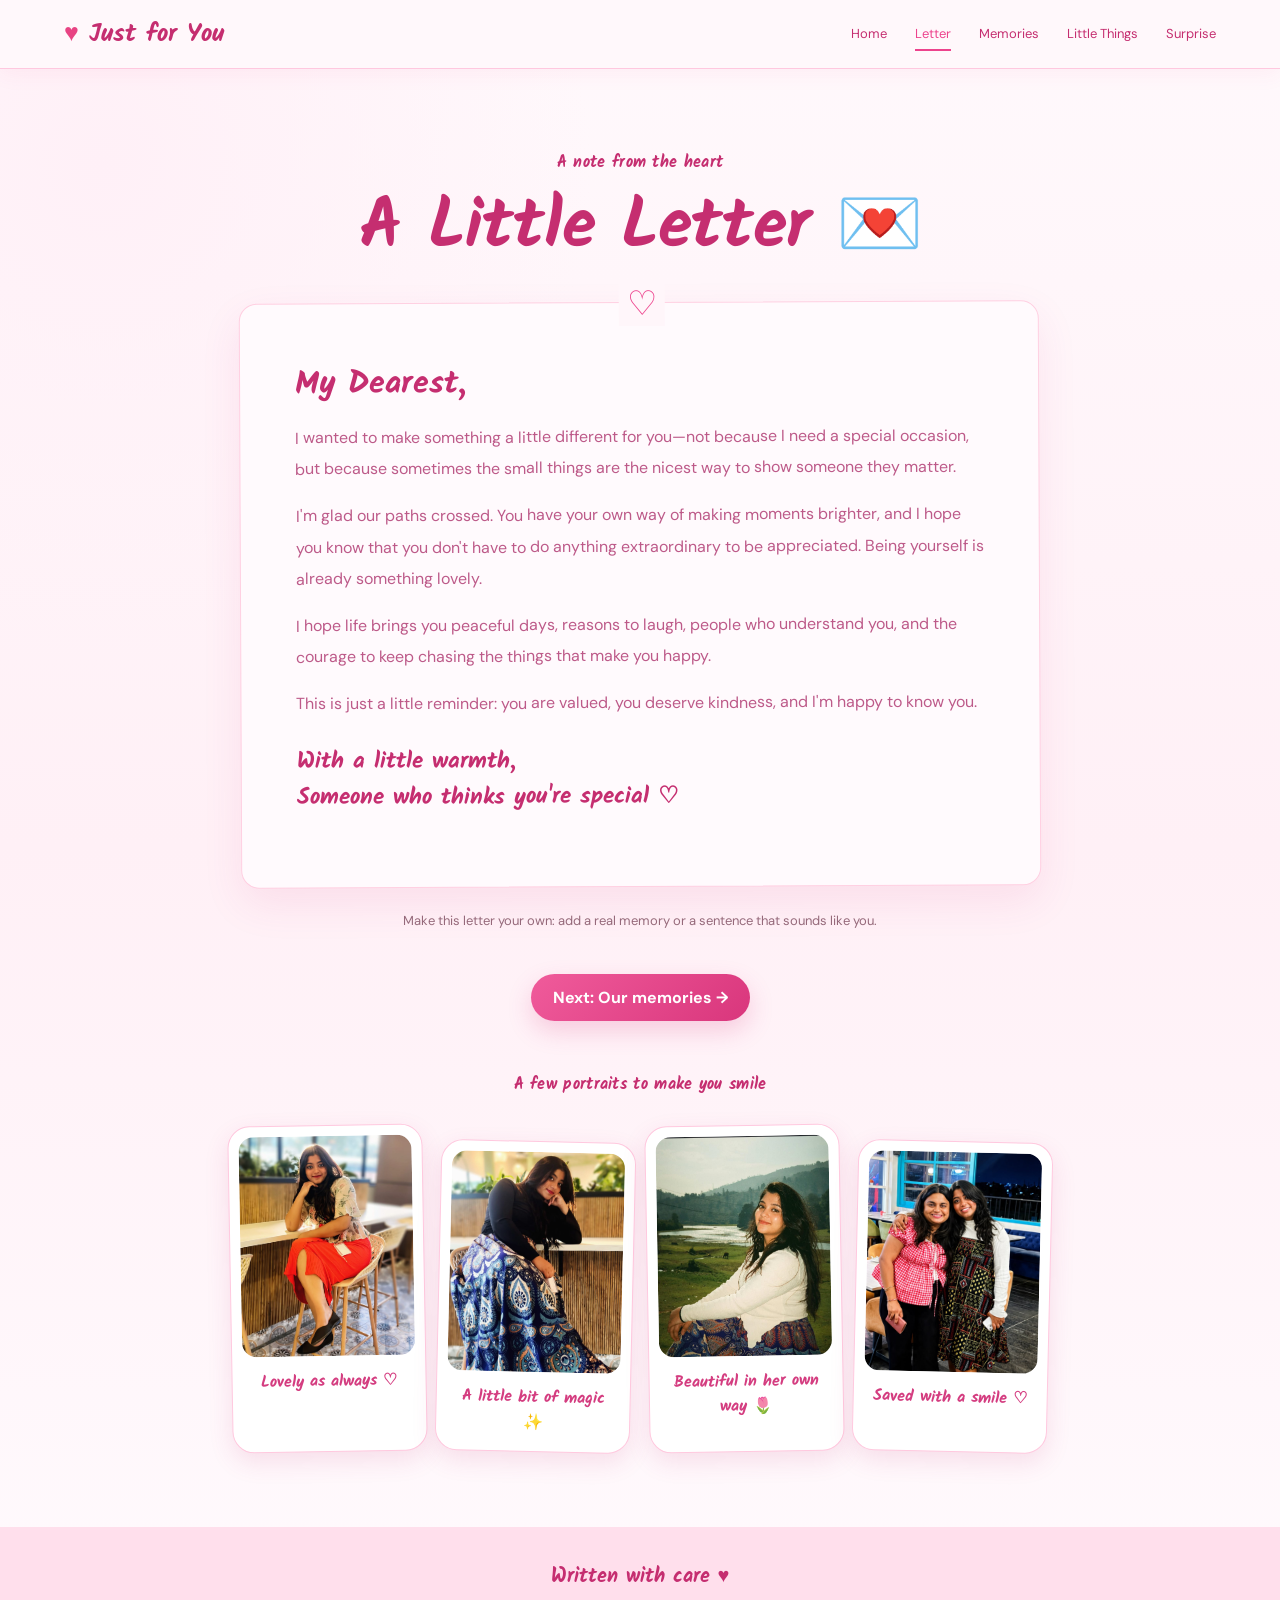
<file: letter.html>
<!DOCTYPE html>
<html lang="en"><head><meta charset="UTF-8"><meta name="viewport" content="width=device-width, initial-scale=1"><title>A Little Letter ♡</title><link rel="stylesheet" href="style.css"></head>
<body>
<header class="topbar"><a class="brand" href="index.html">♥ Just for You</a><nav><a href="index.html">Home</a><a class="active" href="letter.html">Letter</a><a href="memories.html">Memories</a><a href="reasons.html">Little Things</a><a href="surprise.html">Surprise</a></nav></header>
<main class="page">
<p class="eyebrow">A note from the heart</p><h1>A Little Letter <span>💌</span></h1>
<article class="paper">
<h2>My Dearest,</h2>
<p>I wanted to make something a little different for you—not because I need a special occasion, but because sometimes the small things are the nicest way to show someone they matter.</p>
<p>I'm glad our paths crossed. You have your own way of making moments brighter, and I hope you know that you don't have to do anything extraordinary to be appreciated. Being yourself is already something lovely.</p>
<p>I hope life brings you peaceful days, reasons to laugh, people who understand you, and the courage to keep chasing the things that make you happy.</p>
<p>This is just a little reminder: you are valued, you deserve kindness, and I'm happy to know you.</p>
<p class="signature">With a little warmth,<br>Someone who thinks you're special ♡</p>
</article>
<p class="tip">Make this letter your own: add a real memory or a sentence that sounds like you.</p>
<a class="button" href="memories.html">Next: Our memories →</a>

<section class="portrait-section compact-portraits">
  <p class="eyebrow">A few portraits to make you smile</p>
  <div class="portrait-grid">
    <figure class="portrait-card"><img src="images/portrait1.jpeg" alt="Her portrait" onerror="this.onerror=null;this.src='https://placehold.co/600x780/ffe0eb/c04b78?text=Add+portrait1.jpeg'"><figcaption>Lovely as always ♡</figcaption></figure>
    <figure class="portrait-card"><img src="images/portrait2.jpeg" alt="Her portrait" onerror="this.onerror=null;this.src='https://placehold.co/600x780/ffd5e5/c04b78?text=Add+portrait2.jpeg'"><figcaption>A little bit of magic ✨</figcaption></figure>
    <figure class="portrait-card"><img src="images/portrait3.jpeg" alt="Her portrait" onerror="this.onerror=null;this.src='https://placehold.co/600x780/ffe8ef/c04b78?text=Add+portrait3.jpeg'"><figcaption>Beautiful in her own way 🌷</figcaption></figure>
    <figure class="portrait-card"><img src="images/portrait4.jpeg" alt="Her portrait" onerror="this.onerror=null;this.src='https://placehold.co/600x780/ffdae6/c04b78?text=Add+portrait4.jpeg'"><figcaption>Saved with a smile ♡</figcaption></figure>
  </div>
</section>
</main><footer>Written with care ♥</footer></body></html>
</file>
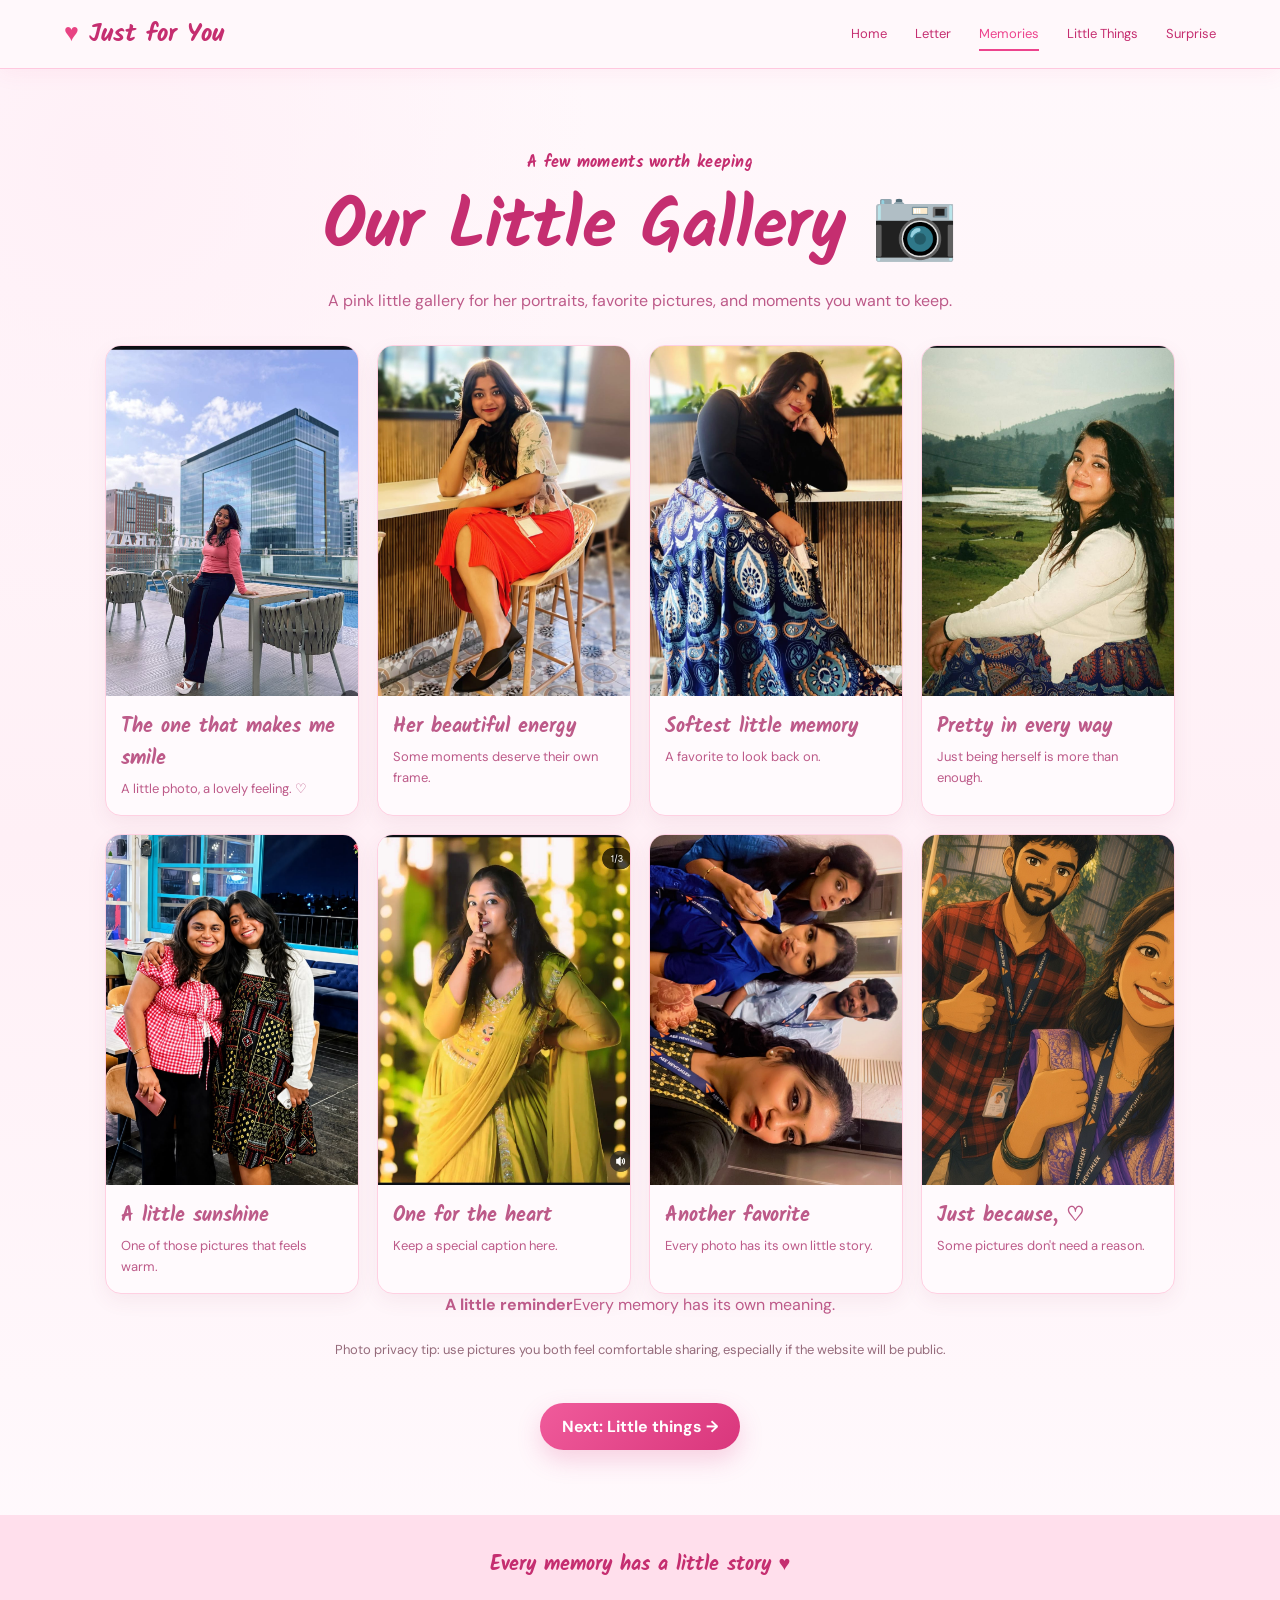
<file: memories.html>
<!DOCTYPE html>
<html lang="en"><head><meta charset="UTF-8"><meta name="viewport" content="width=device-width, initial-scale=1"><title>Memories ♡</title><link rel="stylesheet" href="style.css"></head>
<body>
<header class="topbar"><a class="brand" href="index.html">♥ Just for You</a><nav><a href="index.html">Home</a><a href="letter.html">Letter</a><a class="active" href="memories.html">Memories</a><a href="reasons.html">Little Things</a><a href="surprise.html">Surprise</a></nav></header>
<main class="page wide">
<p class="eyebrow">A few moments worth keeping</p><h1>Our Little Gallery <span>📷</span></h1><p class="lead">A pink little gallery for her portraits, favorite pictures, and moments you want to keep.</p>
<div class="photo-grid portrait-gallery">
<figure><img src="images/heroine.jpeg" alt="Her favorite portrait" onerror="this.onerror=null;this.src='https://placehold.co/700x900/ffdce5/8a3654?text=Add+images%2Fheroine.jpeg'"><figcaption><strong>The one that makes me smile</strong><span>A little photo, a lovely feeling. ♡</span></figcaption></figure>
<figure><img src="images/portrait1.jpeg" alt="Portrait one" onerror="this.onerror=null;this.src='https://placehold.co/700x900/ffe8ef/8a3654?text=images%2Fportrait1.jpeg'"><figcaption><strong>Her beautiful energy</strong><span>Some moments deserve their own frame.</span></figcaption></figure>
<figure><img src="images/portrait2.jpeg" alt="Portrait two" onerror="this.onerror=null;this.src='https://placehold.co/700x900/ffd9e6/8a3654?text=images%2Fportrait2.jpeg'"><figcaption><strong>Softest little memory</strong><span>A favorite to look back on.</span></figcaption></figure>
<figure><img src="images/portrait3.jpeg" alt="Portrait three" onerror="this.onerror=null;this.src='https://placehold.co/700x900/ffe6ed/8a3654?text=images%2Fportrait3.jpeg'"><figcaption><strong>Pretty in every way</strong><span>Just being herself is more than enough.</span></figcaption></figure>
<figure><img src="images/portrait4.jpeg" alt="Portrait four" onerror="this.onerror=null;this.src='https://placehold.co/700x900/ffdfeb/8a3654?text=images%2Fportrait4.jpeg'"><figcaption><strong>A little sunshine</strong><span>One of those pictures that feels warm.</span></figcaption></figure>
<figure><img src="images/portrait5.jpeg" alt="Portrait five" onerror="this.onerror=null;this.src='https://placehold.co/700x900/ffe8ef/8a3654?text=images%2Fportrait5.jpeg'"><figcaption><strong>One for the heart</strong><span>Keep a special caption here.</span></figcaption></figure>
<figure><img src="images/portrait6.jpeg" alt="Portrait six" onerror="this.onerror=null;this.src='https://placehold.co/700x900/ffdce5/8a3654?text=images%2Fportrait6.jpeg'"><figcaption><strong>Another favorite</strong><span>Every photo has its own little story.</span></figcaption></figure>
<figure><img src="images/portrait7.jpeg" alt="Portrait seven" onerror="this.onerror=null;this.src='https://placehold.co/700x900/ffe0eb/8a3654?text=images%2Fportrait7.jpeg'"><figcaption><strong>Just because, ♡</strong><span>Some pictures don't need a reason.</span></figcaption></figure>
</div><figcaption><strong>A little reminder</strong><span>Every memory has its own meaning.</span></figcaption></figure>
</div>
<p class="tip">Photo privacy tip: use pictures you both feel comfortable sharing, especially if the website will be public.</p><a class="button" href="reasons.html">Next: Little things →</a>
</main><footer>Every memory has a little story ♥</footer></body></html>
</file>
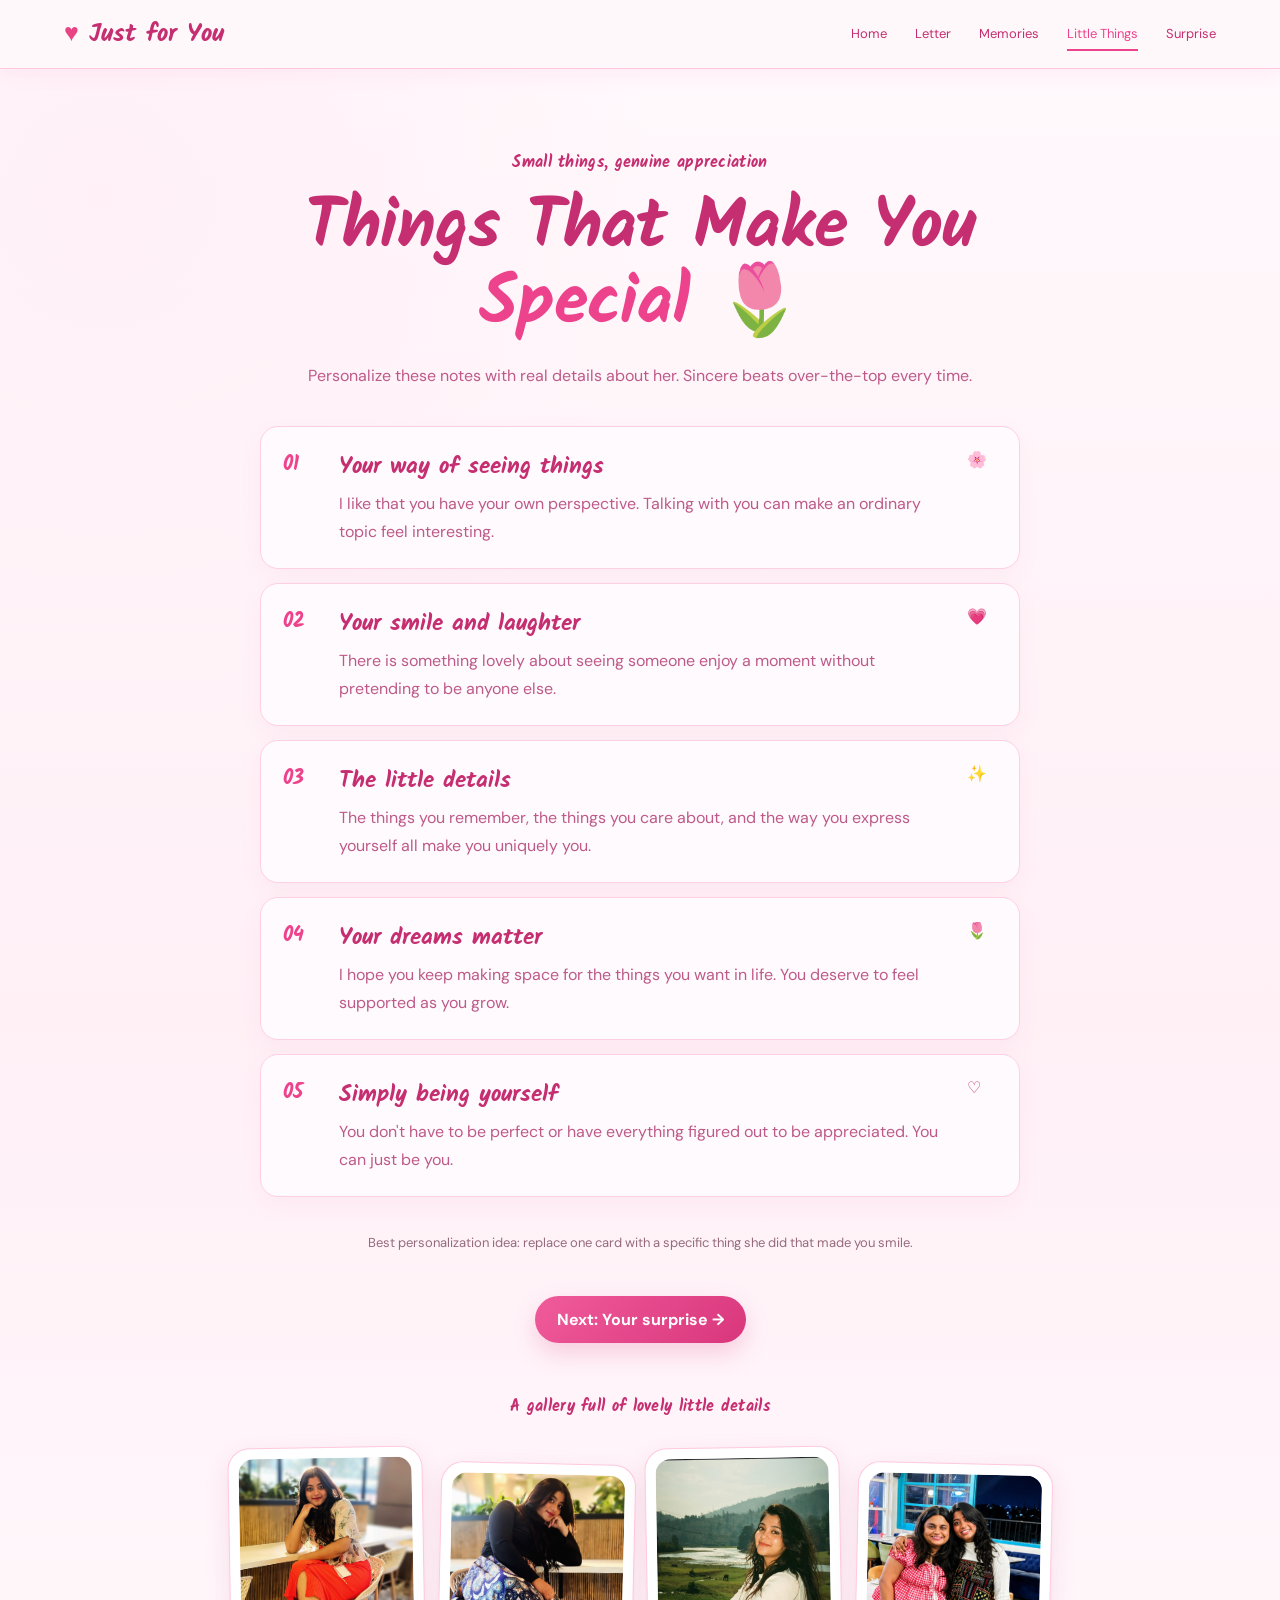
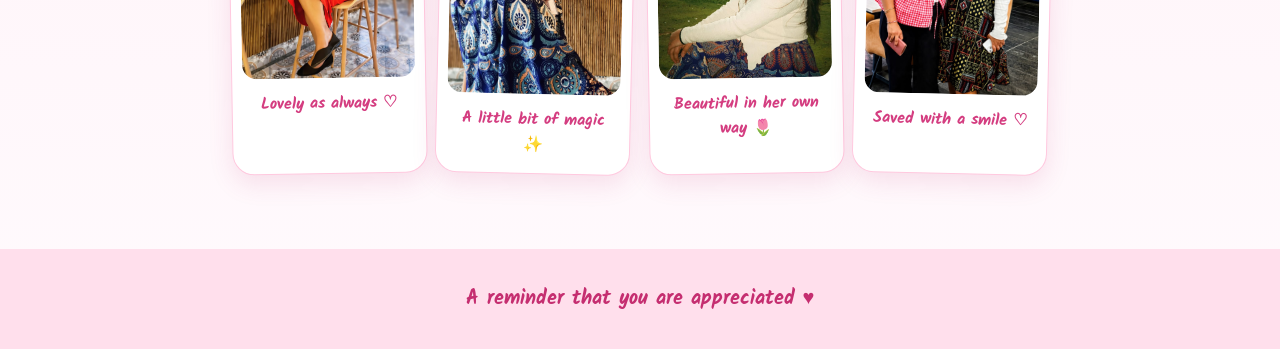
<file: reasons.html>
<!DOCTYPE html>
<html lang="en"><head><meta charset="UTF-8"><meta name="viewport" content="width=device-width, initial-scale=1"><title>Little Things ♡</title><link rel="stylesheet" href="style.css"></head>
<body>
<header class="topbar"><a class="brand" href="index.html">♥ Just for You</a><nav><a href="index.html">Home</a><a href="letter.html">Letter</a><a href="memories.html">Memories</a><a class="active" href="reasons.html">Little Things</a><a href="surprise.html">Surprise</a></nav></header>
<main class="page">
<p class="eyebrow">Small things, genuine appreciation</p><h1>Things That Make You <span>Special</span> 🌷</h1><p class="lead">Personalize these notes with real details about her. Sincere beats over-the-top every time.</p>
<div class="reason-list">
<article><span>01</span><div><h2>Your way of seeing things</h2><p>I like that you have your own perspective. Talking with you can make an ordinary topic feel interesting.</p></div>🌸</article>
<article><span>02</span><div><h2>Your smile and laughter</h2><p>There is something lovely about seeing someone enjoy a moment without pretending to be anyone else.</p></div>💗</article>
<article><span>03</span><div><h2>The little details</h2><p>The things you remember, the things you care about, and the way you express yourself all make you uniquely you.</p></div>✨</article>
<article><span>04</span><div><h2>Your dreams matter</h2><p>I hope you keep making space for the things you want in life. You deserve to feel supported as you grow.</p></div>🌷</article>
<article><span>05</span><div><h2>Simply being yourself</h2><p>You don't have to be perfect or have everything figured out to be appreciated. You can just be you.</p></div>♡</article>
</div>
<p class="tip">Best personalization idea: replace one card with a specific thing she did that made you smile.</p><a class="button" href="surprise.html">Next: Your surprise →</a>

<section class="portrait-section compact-portraits">
  <p class="eyebrow">A gallery full of lovely little details</p>
  <div class="portrait-grid">
    <figure class="portrait-card"><img src="images/portrait1.jpeg" alt="Her portrait" onerror="this.onerror=null;this.src='https://placehold.co/600x780/ffe0eb/c04b78?text=Add+portrait1.jpeg'"><figcaption>Lovely as always ♡</figcaption></figure>
    <figure class="portrait-card"><img src="images/portrait2.jpeg" alt="Her portrait" onerror="this.onerror=null;this.src='https://placehold.co/600x780/ffd5e5/c04b78?text=Add+portrait2.jpeg'"><figcaption>A little bit of magic ✨</figcaption></figure>
    <figure class="portrait-card"><img src="images/portrait3.jpeg" alt="Her portrait" onerror="this.onerror=null;this.src='https://placehold.co/600x780/ffe8ef/c04b78?text=Add+portrait3.jpeg'"><figcaption>Beautiful in her own way 🌷</figcaption></figure>
    <figure class="portrait-card"><img src="images/portrait4.jpeg" alt="Her portrait" onerror="this.onerror=null;this.src='https://placehold.co/600x780/ffdae6/c04b78?text=Add+portrait4.jpeg'"><figcaption>Saved with a smile ♡</figcaption></figure>
  </div>
</section>
</main><footer>A reminder that you are appreciated ♥</footer></body></html>
</file>
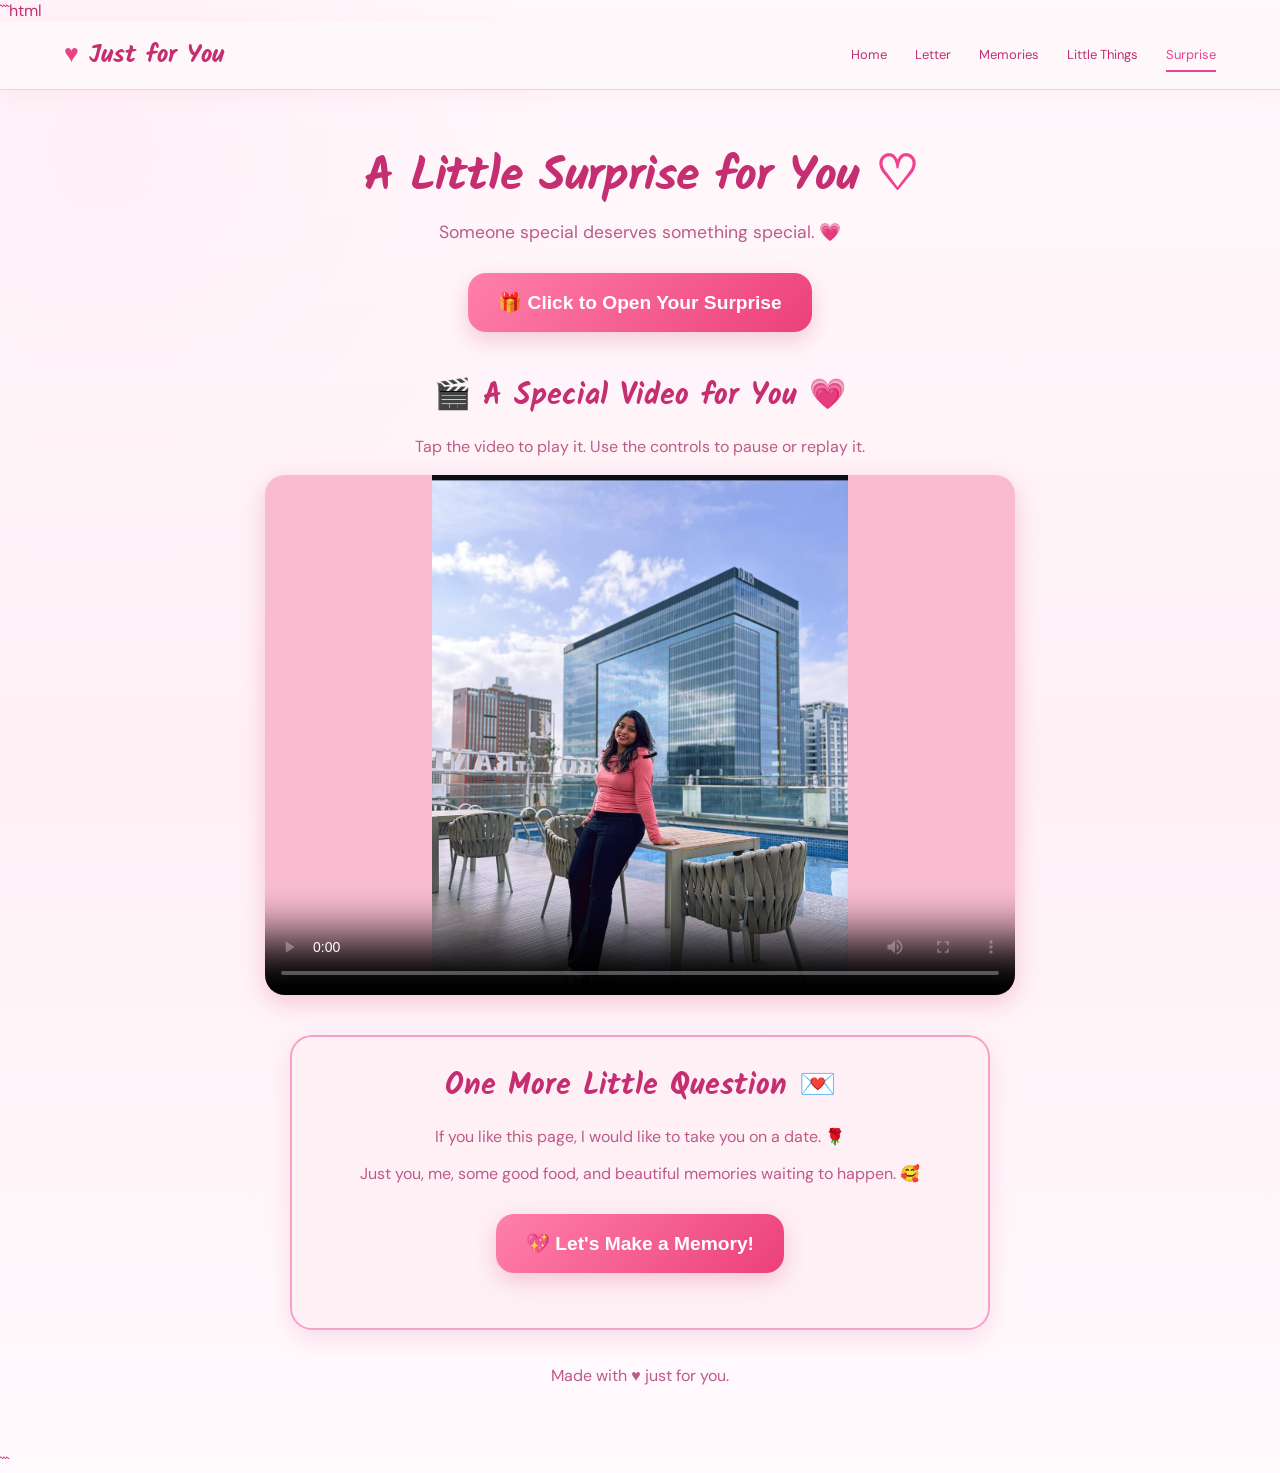
<file: surprise.html>
```html
<!DOCTYPE html>
<html lang="en">
<head>
    <meta charset="UTF-8">
    <meta name="viewport" content="width=device-width, initial-scale=1.0">

    <title>A Little Surprise ♡</title>

    <link rel="stylesheet" href="style.css">

    <style>
        .surprise-section {
            min-height: 100vh;
            padding: 50px 20px;
            text-align: center;
            color: #c2185b;
        }

        .surprise-title {
            font-size: clamp(2rem, 5vw, 3rem);
            margin-bottom: 12px;
        }

        .surprise-subtitle {
            margin-bottom: 30px;
            font-size: 1.1rem;
        }

        .gift-button {
            border: none;
            border-radius: 18px;
            padding: 18px 30px;
            background: linear-gradient(135deg, #ff80ab, #ec407a);
            color: white;
            font-size: 1.2rem;
            font-weight: bold;
            cursor: pointer;
            box-shadow: 0 8px 22px rgba(194, 24, 91, 0.2);
            transition: transform 0.25s;
        }

        .gift-button:hover {
            transform: scale(1.05);
        }

        .gift-message {
            display: none;
            max-width: 700px;
            margin: 30px auto;
            padding: 25px;
            border-radius: 22px;
            background: rgba(255, 225, 238, 0.9);
            box-shadow: 0 8px 25px rgba(194, 24, 91, 0.15);
            line-height: 1.8;
        }

        .gift-message.show {
            display: block;
            animation: fadeIn 0.8s ease;
        }

        .video-section {
            max-width: 750px;
            margin: 40px auto;
        }

        .video-section h2 {
            margin-bottom: 12px;
        }

        .video-hint {
            margin-bottom: 18px;
        }

        .romantic-video {
            display: block;
            width: 100%;
            max-height: 520px;
            margin: 0 auto;
            border-radius: 20px;
            background: #f8bbd0;
            box-shadow: 0 8px 25px rgba(194, 24, 91, 0.2);
            cursor: pointer;
        }

        .date-invitation {
            max-width: 700px;
            margin: 35px auto;
            padding: 25px;
            border-radius: 22px;
            background: rgba(255, 240, 246, 0.92);
            box-shadow: 0 8px 25px rgba(194, 24, 91, 0.12);
        }

        .date-invitation h2 {
            margin-bottom: 12px;
        }

        .heart {
            display: inline-block;
            animation: heartbeat 1.2s infinite;
        }

        .confetti {
            position: fixed;
            top: -20px;
            z-index: 9999;
            pointer-events: none;
            animation: fall linear forwards;
        }

        @keyframes fadeIn {
            from {
                opacity: 0;
                transform: translateY(15px);
            }
            to {
                opacity: 1;
                transform: translateY(0);
            }
        }

        @keyframes heartbeat {
            0%, 100% {
                transform: scale(1);
            }
            50% {
                transform: scale(1.2);
            }
        }

        @keyframes fall {
            to {
                transform: translateY(110vh) rotate(720deg);
                opacity: 0;
            }
        }

        @media (max-width: 600px) {
            .surprise-section {
                padding: 35px 15px;
            }

            .gift-message,
            .date-invitation {
                padding: 18px;
            }

            .romantic-video {
                border-radius: 14px;
            }
        }
    </style>
</head>

<body>

    <header class="topbar">
        <a class="brand" href="index.html">♥ Just for You</a>

        <nav>
            <a href="index.html">Home</a>
            <a href="letter.html">Letter</a>
            <a href="memories.html">Memories</a>
            <a href="reasons.html">Little Things</a>
            <a class="active" href="surprise.html">Surprise</a>
        </nav>
    </header>

    <main class="surprise-section">

        <h1 class="surprise-title">
            A Little Surprise for You <span class="heart">♡</span>
        </h1>

        <p class="surprise-subtitle">
            Someone special deserves something special. 💗
        </p>

        <!-- Gift reveal button -->
        <button
            class="gift-button"
            id="giftButton"
            type="button"
            onclick="revealGift()"
        >
            🎁 Click to Open Your Surprise
        </button>

        <!-- Hidden message revealed by clicking the gift -->
        <section class="gift-message" id="giftMessage">
            <h2>Surprise, Beautiful! 💕</h2>

            <p>
                If I could give you one thing in life, I would give you
                the ability to see yourself through my eyes.
                Only then would you realize how special you are to me. 💖
            </p>

            <p>
                Every little moment becomes beautiful when it reminds me
                of you. You make ordinary days feel extraordinary. 🌸
            </p>

            <p>
                Keep smiling, keep shining, and always remember that
                someone is wishing you the happiest things in life. 💗
            </p>
        </section>

        <!-- Video section: clicking the video plays it -->
        <section class="video-section">

            <h2>🎬 A Special Video for You 💗</h2>

            <p class="video-hint">
                Tap the video to play it. Use the controls to pause or replay it.
            </p>

            <video
                class="romantic-video"
                id="romanticVideo"
                controls
                playsinline
                preload="metadata"
                poster="images/heroine.jpeg"
                onclick="playVideo(this)"
            >
                <source src="images/priyavideo.mp4" type="video/mp4">

                Your browser does not support video playback.
            </video>

        </section>

        <!-- Date invitation -->
        <section class="date-invitation">

            <h2>One More Little Question 💌</h2>

            <p>
                If you like this page, I would like to take you on a date. 🌹
            </p>

            <p>
                Just you, me, some good food, and beautiful memories
                waiting to happen. 🥰
            </p>

            <button
                class="gift-button"
                type="button"
                onclick="celebrate()"
            >
                💖 Let's Make a Memory!
            </button>

        </section>

        <p>
            Made with <span class="heart">♥</span> just for you.
        </p>

    </main>

    <script>
        // Reveal the surprise message
        function revealGift() {
            const message = document.getElementById("giftMessage");
            const button = document.getElementById("giftButton");

            message.classList.add("show");
            button.textContent = "💝 Your Surprise Is Opened!";

            button.disabled = true;
            button.style.opacity = "0.8";

            createConfetti();
        }

        // Play the video when clicked
        function playVideo(video) {
            if (video.paused) {
                video.play().catch(function (error) {
                    console.log("Video could not play:", error);
                });
            }
        }

        // Celebration effect
        function celebrate() {
            createConfetti();

            alert(
                "Yay! 💖 I hope this becomes a beautiful memory for us! 🌹"
            );
        }

        // Falling hearts and confetti
        function createConfetti() {
            const symbols = ["💗", "💕", "💖", "💘", "🌸", "✨", "♥"];

            for (let i = 0; i < 45; i++) {
                const piece = document.createElement("span");

                piece.className = "confetti";
                piece.textContent =
                    symbols[Math.floor(Math.random() * symbols.length)];

                piece.style.left = Math.random() * 100 + "vw";
                piece.style.fontSize =
                    (Math.random() * 16 + 12) + "px";

                piece.style.animationDuration =
                    (Math.random() * 3 + 3) + "s";

                document.body.appendChild(piece);

                setTimeout(function () {
                    piece.remove();
                }, 6500);
            }
        }
    </script>

</body>
</html>
```
</file>
<file: style.css>
@import url('https://fonts.googleapis.com/css2?family=DM+Sans:wght@400;500;600;700&family=Kalam:wght@400;700&display=swap');
:root{--pink:#e95f82;--rose:#b83d61;--ink:#54243b;--cream:#fff8f4;--blush:#ffe8ec;--muted:#82556a}
*{box-sizing:border-box}html{scroll-behavior:smooth}body{margin:0;color:var(--ink);font-family:'DM Sans',sans-serif;background:linear-gradient(180deg,#fff8f5,#fff0f2 48%,#fffaf6);min-height:100vh}a{color:inherit;text-decoration:none}
.topbar{position:sticky;top:0;z-index:10;display:flex;justify-content:space-between;align-items:center;gap:20px;padding:14px clamp(16px,5vw,65px);background:#fffaf4ed;backdrop-filter:blur(12px);border-bottom:1px solid #f8d9df}.brand{font:700 25px 'Kalam',cursive;white-space:nowrap}.brand:first-letter{color:var(--pink)}nav{display:flex;gap:clamp(9px,2.5vw,28px);font-size:13px}nav a{padding:7px 0}nav a:hover,nav a.active{color:var(--pink);border-bottom:2px solid var(--pink)}
h1,h2,h3{font-family:'Kalam',cursive;font-weight:700}h1{font-size:clamp(40px,6vw,70px);line-height:1.08;letter-spacing:-1px;margin:12px 0 20px}h1 span{color:var(--rose)}h2{font-size:30px;margin:0 0 12px}.eyebrow{font:700 16px 'Kalam',cursive;color:var(--rose);letter-spacing:.3px}.hero{min-height:520px;display:grid;grid-template-columns:1fr 1fr;align-items:center;gap:34px;padding:55px clamp(22px,8vw,110px);background:radial-gradient(ellipse at 80% 30%,#ffd4c4 0,transparent 43%),linear-gradient(110deg,#ffece8,#f9c7d1)}.hero-copy>p:not(.eyebrow){font-size:17px;line-height:1.85;max-width:500px}.hero-image{position:relative;display:grid;place-items:center}.hero-image img{width:min(100%,460px);height:370px;object-fit:cover;border:8px solid #fff7f2;border-radius:48% 48% 22px 22px;box-shadow:0 18px 45px #9d3d5730}.floating-heart{position:absolute;right:0;top:8%;font-size:45px;color:var(--pink)}
.button{display:inline-flex;align-items:center;justify-content:center;gap:8px;margin-top:18px;padding:13px 22px;border:0;border-radius:999px;background:var(--pink);color:#fff;font-weight:700;cursor:pointer;box-shadow:0 8px 22px #d95b7d30;transition:.2s}.button:hover{transform:translateY(-2px);background:#d94d74}
.intro,.page{padding:65px clamp(20px,7vw,90px);text-align:center}.intro h2{font-size:clamp(28px,4vw,40px)}.intro>p:not(.eyebrow),.lead{max-width:680px;margin:0 auto 30px;line-height:1.8;color:var(--muted)}.cards{display:grid;grid-template-columns:repeat(4,1fr);gap:16px;max-width:1150px;margin:35px auto 0;text-align:left}.mini-card{background:#fffaf7;border:1px solid #f6dfe2;border-radius:18px;padding:23px 19px;box-shadow:0 7px 20px #873e5510;transition:.2s}.mini-card:hover{transform:translateY(-4px)}.mini-card span{font-size:30px}.mini-card h3{font-size:22px;margin:12px 0 6px}.mini-card p{font-size:14px;line-height:1.6;margin:0;color:var(--muted)}
.page{max-width:1000px;margin:auto;min-height:75vh}.page.wide{max-width:1250px}.paper{max-width:800px;text-align:left;margin:35px auto 20px;background:#fffaf4;border:1px solid #f8d8dc;padding:clamp(25px,5vw,55px);box-shadow:0 15px 38px #a8496220;transform:rotate(-.25deg);border-radius:5px 5px 18px 5px;position:relative}.paper:before{content:"♡";position:absolute;top:-22px;left:calc(50% - 20px);font-size:34px;color:var(--pink);background:#fff6f4;padding:0 8px}.paper h2{font-size:32px}.paper p{line-height:1.95;margin:0 0 16px}.signature{font:700 23px 'Kalam',cursive!important;color:var(--rose);margin-top:24px!important}.tip{font-size:13px;color:#956b7b;line-height:1.7;margin:24px auto;max-width:700px}
.photo-grid{display:grid;grid-template-columns:repeat(3,1fr);gap:20px;text-align:left}.photo-grid figure{margin:0;background:#fffaf7;border:1px solid #f6dfe2;border-radius:16px;overflow:hidden;box-shadow:0 7px 20px #873e5512}.photo-grid img{display:block;width:100%;height:220px;object-fit:cover;background:#ffe3e8}.photo-grid figcaption{padding:15px}.photo-grid figcaption strong,.photo-grid figcaption span{display:block}.photo-grid figcaption strong{font-family:'Kalam',cursive;font-size:20px}.photo-grid figcaption span{font-size:13px;line-height:1.6;color:var(--muted);margin-top:4px}.quote-tile{display:flex;flex-direction:column;justify-content:center;background:linear-gradient(140deg,#ffe0e8,#fff1e7)!important;min-height:280px;padding:22px;text-align:center}.quote-tile>div{font:700 27px 'Kalam',cursive;color:var(--rose)}
.reason-list{max-width:760px;margin:35px auto;text-align:left;display:grid;gap:14px}.reason-list article{display:grid;grid-template-columns:42px 1fr 30px;gap:14px;align-items:start;padding:22px;background:#fffaf7;border:1px solid #f6dfe2;border-radius:18px;box-shadow:0 7px 20px #873e5510}.reason-list article>span:first-child{font:700 20px 'Kalam',cursive;color:var(--pink)}.reason-list h2{font-size:23px;margin:0 0 5px}.reason-list p{line-height:1.75;color:var(--muted);margin:0}
.surprise-page{max-width:850px}.gift-button{display:flex;flex-direction:column;align-items:center;gap:8px;border:1px solid #f6cad5;background:linear-gradient(140deg,#ffe0e8,#fff0e7);border-radius:28px;padding:35px 55px;margin:30px auto;cursor:pointer;color:var(--ink);box-shadow:0 12px 32px #a8496218;transition:.2s}.gift-button:hover{transform:translateY(-4px)}.gift-icon{font-size:100px;animation:bob 2.5s ease-in-out infinite}.gift-button strong{font-size:18px}.gift-button small{color:var(--muted)}@keyframes bob{50%{transform:translateY(-8px) rotate(2deg)}}.reveal{max-width:680px;margin:30px auto;background:#fffaf6;padding:30px;border-radius:22px;border:1px dashed #ef9db2;box-shadow:0 10px 30px #a8496212;line-height:1.8;animation:fade .5s ease}.reveal h2{color:var(--rose)}.big-heart{font-size:50px}@keyframes fade{from{opacity:0;transform:translateY(8px)}to{opacity:1;transform:none}}.confetti{position:fixed;bottom:-30px;z-index:20;pointer-events:none;color:var(--pink);font-size:22px;animation:rise 3s linear forwards}@keyframes rise{to{transform:translateY(-110vh) rotate(40deg);opacity:0}}
footer{text-align:center;padding:34px 20px;background:#ffdee5;color:#9c3d5b;font:700 20px 'Kalam',cursive}footer small{display:block;font:13px 'DM Sans',sans-serif;margin-top:7px}
@media(max-width:800px){.topbar{align-items:flex-start;flex-direction:column;gap:8px}.hero{grid-template-columns:1fr;text-align:center;padding:42px 22px 35px}.hero-copy>p:not(.eyebrow){margin-left:auto;margin-right:auto}.hero-image img{height:300px;max-width:390px}.cards{grid-template-columns:repeat(2,1fr)}.photo-grid{grid-template-columns:repeat(2,1fr)}.photo-grid img{height:180px}}
@media(max-width:480px){.topbar{padding:10px 13px}nav{width:100%;justify-content:space-between;gap:6px;font-size:11px}.brand{font-size:22px}.hero{gap:25px}.hero-image img{height:270px}.intro,.page{padding:45px 16px}.cards{gap:10px}.mini-card{padding:16px 13px}.photo-grid{gap:11px}.photo-grid img{height:135px}.photo-grid figcaption{padding:11px}.photo-grid figcaption strong{font-size:17px}.reason-list article{grid-template-columns:28px 1fr 22px;padding:16px 12px;gap:10px}.reason-list h2{font-size:20px}.gift-button{padding:28px 35px}}

/* Enhanced portrait-first pink theme */
:root{--pink:#e84383;--rose:#c52e70;--ink:#b52f70;--cream:#fff8fc;--blush:#ffe6f0;--muted:#bd5a89}
body{color:var(--rose);background:radial-gradient(circle at 8% 10%,#fff0f7 0,transparent 26%),linear-gradient(180deg,#fff9fc,#fff0f6 52%,#fffafd)}
p,li,figcaption,small{color:#bd5a89}
h1,h2,h3,.brand,.eyebrow,.signature{color:#c52e70}
h1 span,.hero-copy h1 span{color:#ed438d}
.topbar{background:#fff8fbeF;border-bottom:1px solid #ffc8df;box-shadow:0 5px 20px #e8438310}
nav a:hover,nav a.active{color:#ed438d;border-color:#ed438d}
.hero{background:radial-gradient(ellipse at 80% 30%,#ffc9e0 0,transparent 43%),linear-gradient(110deg,#fff0f7,#ffd4e6)}
.hero-image img{height:440px;object-fit:cover;border:9px solid #fff;border-radius:48% 48% 24px 24px;box-shadow:0 22px 55px #c52e7030;outline:1px solid #f6a8cb;outline-offset:7px}
.button{background:linear-gradient(135deg,#f05b9b,#d9367c);box-shadow:0 10px 25px #d9367c35}
.button:hover{background:linear-gradient(135deg,#d9367c,#bb2466)}
.mini-card,.paper,.photo-grid figure,.reason-list article,.reveal{background:#fffafd;border-color:#ffd0e2}
.mini-card:hover,.portrait-card:hover,.photo-grid figure:hover{transform:translateY(-5px);box-shadow:0 16px 35px #d9367c20}
.photo-grid figure,.portrait-card{transition:transform .25s,box-shadow .25s}
.photo-grid img{height:310px;object-fit:cover}
.photo-grid.portrait-gallery{grid-template-columns:repeat(4,minmax(0,1fr));gap:18px}
.photo-grid.portrait-gallery img{height:350px;object-fit:cover}
.portrait-section{padding:48px clamp(18px,6vw,76px) 65px;text-align:center;background:linear-gradient(180deg,#fff4f9,#ffeaf3)}
.portrait-section h2{font-size:clamp(27px,4vw,40px);margin-bottom:8px}
.portrait-section h2 span{color:#f05b9b}
.portrait-section .lead{margin-bottom:25px}
.portrait-grid{display:grid;grid-template-columns:repeat(4,minmax(0,1fr));gap:20px;max-width:1160px;margin:28px auto 0}
.portrait-card{margin:0;padding:10px 10px 16px;background:#fff;border:1px solid #ffc9df;border-radius:22px;box-shadow:0 9px 25px #bd2f7020;transform:rotate(-1deg)}
.portrait-card:nth-child(even){transform:rotate(1.3deg);margin-top:16px}
.portrait-card img{display:block;width:100%;height:310px;object-fit:cover;border-radius:15px;background:#ffe0eb}
.portrait-card figcaption{padding:13px 3px 0;font:700 19px 'Kalam',cursive;color:#d43d80}
.compact-portraits{padding:35px 0 10px;background:transparent}
.compact-portraits .portrait-grid{gap:13px}
.compact-portraits .portrait-card img{height:220px}
.compact-portraits .portrait-card figcaption{font-size:16px}
.paper{border-radius:18px;box-shadow:0 16px 40px #d9367c18}
.paper:before{color:#ed438d;background:#fff6fa}
.reason-list article{box-shadow:0 8px 24px #d9367c0d}
.reason-list article>span:first-child{color:#ed438d}
.gift-button{background:linear-gradient(145deg,#ffe4f0,#fff7fc);border:2px solid #ffc3dc;color:#c52e70;box-shadow:0 15px 35px #d9367c1c}
.gift-button:hover{box-shadow:0 20px 45px #d9367c2b}
.reveal{border:1px dashed #ed80b0}
.date-invitation{margin:28px auto;padding:25px 20px;max-width:540px;border:2px solid #f6a2c8;border-radius:25px;background:radial-gradient(circle at top,#fff 0,#fff0f7 72%);box-shadow:inset 0 0 0 6px #fff8fc,0 12px 30px #d9367c18;animation:dateGlow 2.8s ease-in-out infinite}
.date-question{font:700 clamp(23px,4vw,32px) 'Kalam',cursive!important;line-height:1.35!important;color:#c52e70!important;margin:12px auto!important}
.date-subtext{max-width:420px;margin:0 auto!important}
.invitation-sparkle{display:block;color:#ed438d;font-size:23px;letter-spacing:10px}
@keyframes dateGlow{50%{box-shadow:inset 0 0 0 6px #fff8fc,0 14px 36px #ed438d35}}
footer{background:#ffdfec;color:#c52e70}
@media(max-width:900px){.photo-grid.portrait-gallery{grid-template-columns:repeat(2,minmax(0,1fr))}.photo-grid.portrait-gallery img{height:300px}.portrait-grid{grid-template-columns:repeat(2,minmax(0,1fr))}.portrait-card img{height:300px}}
@media(max-width:480px){.hero-image img{height:300px}.portrait-section{padding:35px 14px 45px}.portrait-grid{gap:12px}.portrait-card{padding:7px 7px 12px;border-radius:16px}.portrait-card img,.compact-portraits .portrait-card img{height:210px;border-radius:11px}.portrait-card figcaption{font-size:15px}.photo-grid.portrait-gallery{gap:10px}.photo-grid.portrait-gallery img{height:220px}.date-invitation{padding:22px 14px}}
</file>
